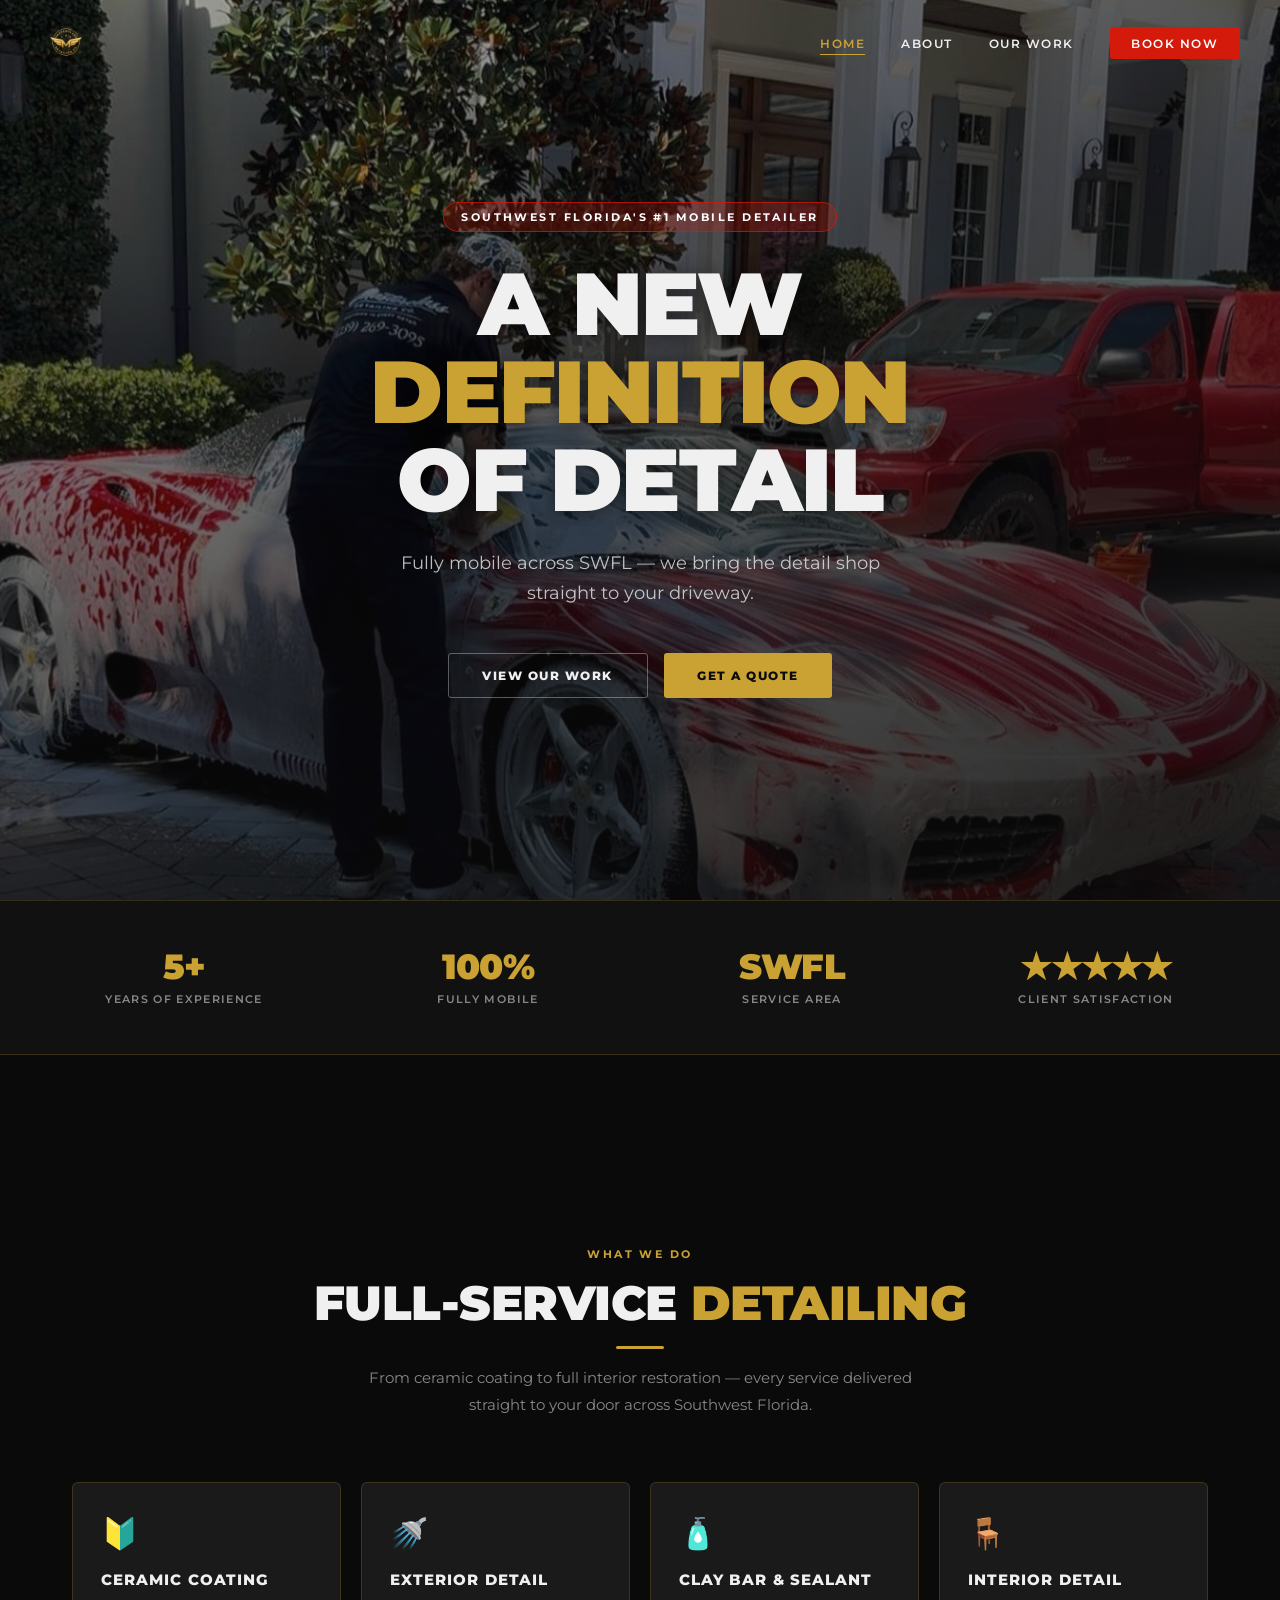
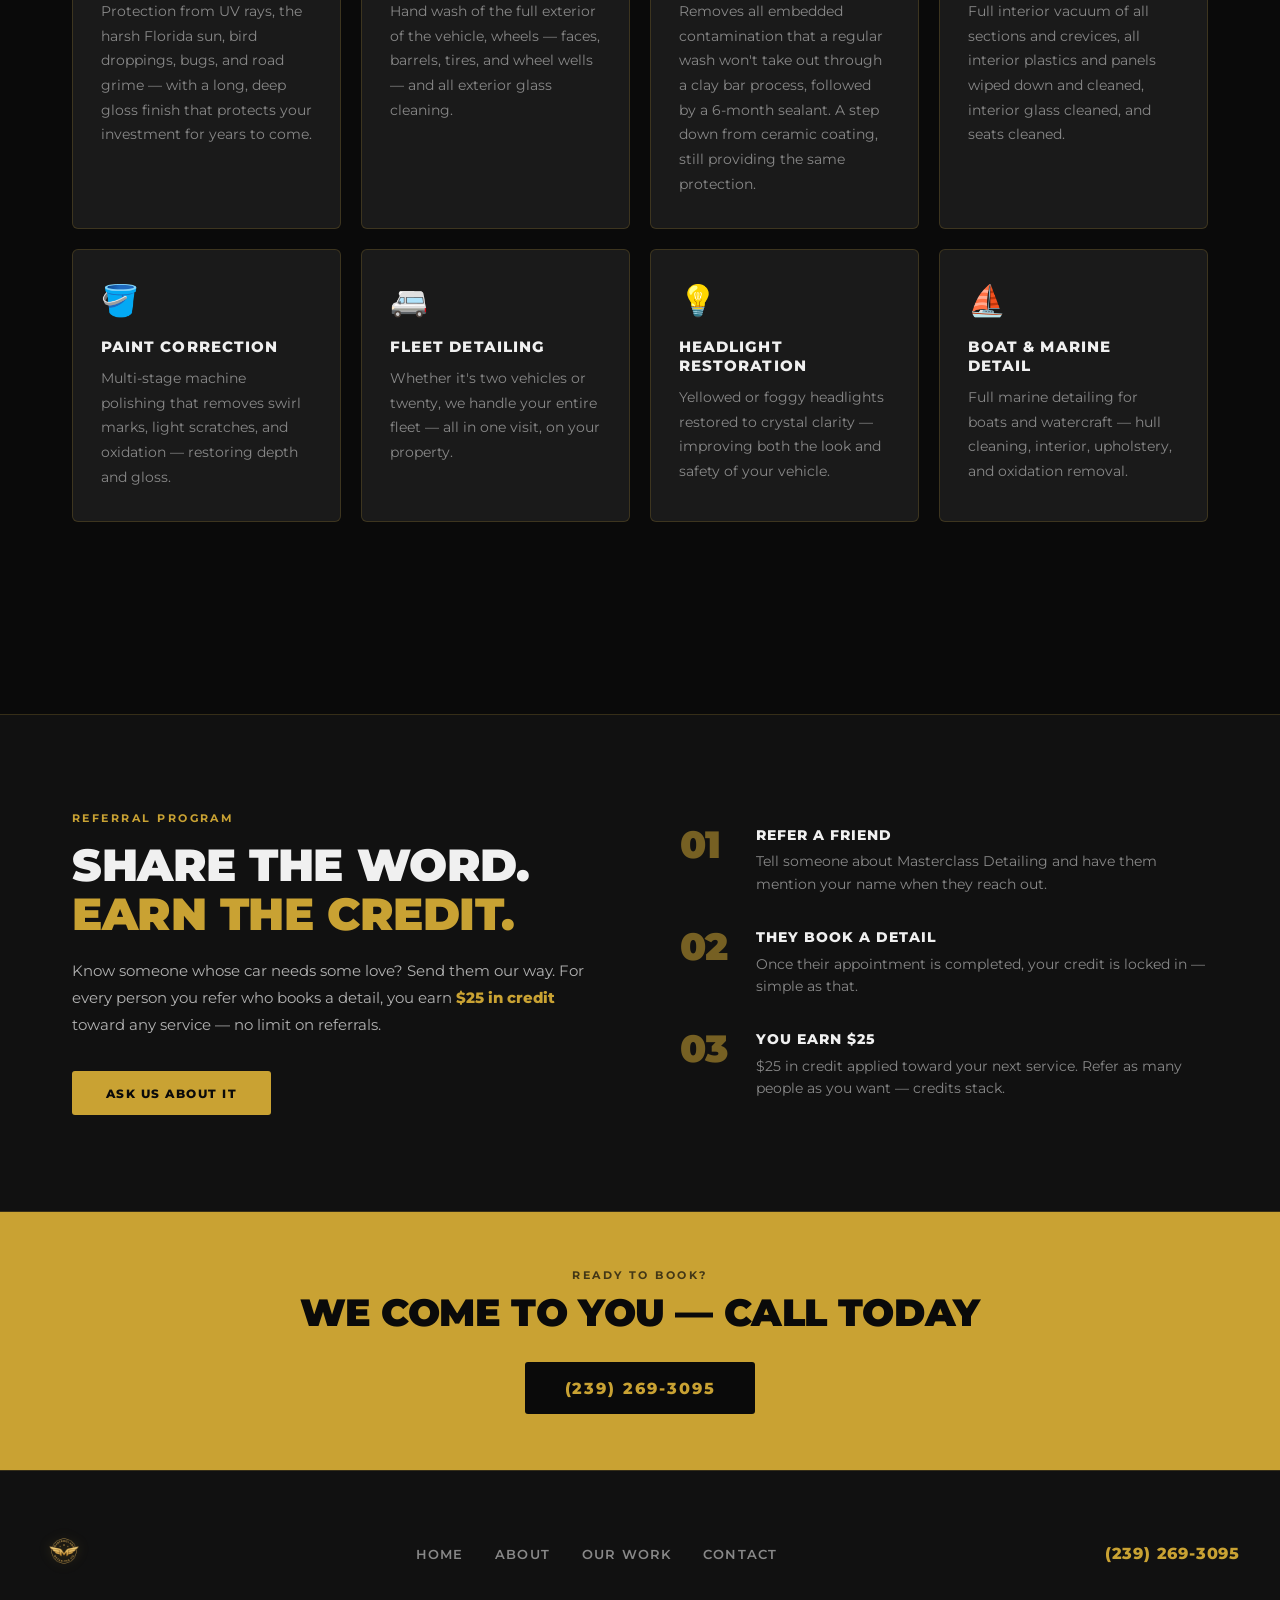
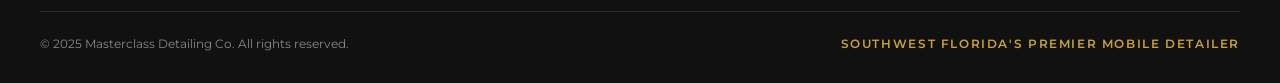
<file: index.html>
<!DOCTYPE html>
<html lang="en">
<head>
  <meta charset="UTF-8">
  <meta name="viewport" content="width=device-width, initial-scale=1.0">
  <meta name="description" content="Masterclass Detailing Co. — Southwest Florida's premier fully mobile detailing & ceramic coating service. We come to your driveway for ceramic coatings, paint correction, interior detailing, and more. Call (239) 269-3095.">
  <title>Masterclass Detailing Co. | Mobile Detailing & Ceramic Coating — Southwest Florida</title>
  <link rel="icon" href="Logo.png" type="image/png">
  <link rel="preconnect" href="https://fonts.googleapis.com">
  <link rel="preconnect" href="https://fonts.gstatic.com" crossorigin>
  <link href="https://fonts.googleapis.com/css2?family=Montserrat:wght@300;400;500;600;700;800;900&display=swap" rel="stylesheet">
  <link rel="stylesheet" href="css/styles.css">
</head>
<body>

  <!-- NAV -->
  <nav id="navbar">
    <div class="nav-logo">
      <a href="index.html"><img src="Logo.png" alt="Masterclass Detailing Co."></a>
    </div>
    <ul class="nav-links">
      <li><a href="index.html">Home</a></li>
      <li><a href="about.html">About</a></li>
      <li><a href="work.html">Our Work</a></li>
      <li><a href="contact.html" class="nav-book">Book Now</a></li>
    </ul>
    <button class="hamburger" id="hamburger" aria-label="Open menu">
      <span></span><span></span><span></span>
    </button>
  </nav>

  <!-- MOBILE MENU -->
  <div class="mobile-menu" id="mobileMenu" role="dialog" aria-label="Navigation">
    <button class="mobile-close" id="mobileClose" aria-label="Close menu">✕</button>
    <a href="index.html">Home</a>
    <a href="about.html">About</a>
    <a href="work.html">Our Work</a>
    <a href="contact.html" class="mobile-book">Book Now</a>
  </div>

  <!-- HERO -->
  <section class="hero" id="hero">
    <div class="hero-bg"></div>
    <div class="hero-overlay"></div>
    <div class="hero-content">
      <span class="hero-badge">Southwest Florida's #1 Mobile Detailer</span>
      <h1 class="hero-title">A New <span>Definition</span><br>of Detail</h1>
      <p class="hero-subtitle">Fully mobile across SWFL — we bring the detail shop<br>straight to your driveway.</p>
      <div class="hero-ctas">
        <a href="work.html" class="btn btn-outline">View Our Work</a>
        <a href="contact.html" class="btn btn-gold">Get a Quote</a>
      </div>
    </div>
  </section>

  <!-- STATS -->
  <div class="stats-bar">
    <div class="stats-grid">
      <div class="stat-item fade-in">
        <div class="stat-number">5+</div>
        <div class="stat-label">Years of Experience</div>
      </div>
      <div class="stat-item fade-in delay-1">
        <div class="stat-number">100%</div>
        <div class="stat-label">Fully Mobile</div>
      </div>
      <div class="stat-item fade-in delay-2">
        <div class="stat-number">SWFL</div>
        <div class="stat-label">Service Area</div>
      </div>
      <div class="stat-item fade-in delay-3">
        <div class="stat-number">★★★★★</div>
        <div class="stat-label">Client Satisfaction</div>
      </div>
    </div>
  </div>

  <!-- SERVICES -->
  <div class="section-full">
    <div class="section">
      <div class="section-header">
        <span class="section-eyebrow">What We Do</span>
        <h2 class="section-title fade-in">Full-Service <span>Detailing</span></h2>
        <div class="gold-line"></div>
        <p class="section-sub fade-in delay-1">From ceramic coating to full interior restoration — every service delivered straight to your door across Southwest Florida.</p>
      </div>
      <div class="services-grid">
        <div class="service-card fade-in">
          <span class="service-icon">🔰</span>
          <h3 class="service-title">Ceramic Coating</h3>
          <p class="service-desc">Protection from UV rays, the harsh Florida sun, bird droppings, bugs, and road grime — with a long, deep gloss finish that protects your investment for years to come.</p>
        </div>
        <div class="service-card fade-in delay-1">
          <span class="service-icon">🚿</span>
          <h3 class="service-title">Exterior Detail</h3>
          <p class="service-desc">Hand wash of the full exterior of the vehicle, wheels — faces, barrels, tires, and wheel wells — and all exterior glass cleaning.</p>
        </div>
        <div class="service-card fade-in delay-2">
          <span class="service-icon">🧴</span>
          <h3 class="service-title">Clay Bar & Sealant</h3>
          <p class="service-desc">Removes all embedded contamination that a regular wash won't take out through a clay bar process, followed by a 6-month sealant. A step down from ceramic coating, still providing the same protection.</p>
        </div>
        <div class="service-card fade-in delay-3">
          <span class="service-icon">🪑</span>
          <h3 class="service-title">Interior Detail</h3>
          <p class="service-desc">Full interior vacuum of all sections and crevices, all interior plastics and panels wiped down and cleaned, interior glass cleaned, and seats cleaned.</p>
        </div>
        <div class="service-card fade-in">
          <span class="service-icon">🪣</span>
          <h3 class="service-title">Paint Correction</h3>
          <p class="service-desc">Multi-stage machine polishing that removes swirl marks, light scratches, and oxidation — restoring depth and gloss.</p>
        </div>
        <div class="service-card fade-in delay-1">
          <span class="service-icon">🚐</span>
          <h3 class="service-title">Fleet Detailing</h3>
          <p class="service-desc">Whether it's two vehicles or twenty, we handle your entire fleet — all in one visit, on your property.</p>
        </div>
        <div class="service-card fade-in delay-2">
          <span class="service-icon">💡</span>
          <h3 class="service-title">Headlight Restoration</h3>
          <p class="service-desc">Yellowed or foggy headlights restored to crystal clarity — improving both the look and safety of your vehicle.</p>
        </div>
        <div class="service-card fade-in delay-3">
          <span class="service-icon">⛵</span>
          <h3 class="service-title">Boat & Marine Detail</h3>
          <p class="service-desc">Full marine detailing for boats and watercraft — hull cleaning, interior, upholstery, and oxidation removal.</p>
        </div>
      </div>
    </div>
  </div>

  <!-- REFERRAL PROGRAM -->
  <div class="referral-section">
    <div class="section">
      <div class="referral-grid">
        <div class="referral-text fade-in">
          <span class="section-eyebrow">Referral Program</span>
          <h2 class="referral-title">Share the Word.<br><span>Earn the Credit.</span></h2>
          <p class="referral-desc">Know someone whose car needs some love? Send them our way. For every person you refer who books a detail, you earn <strong>$25 in credit</strong> toward any service — no limit on referrals.</p>
          <a href="contact.html" class="btn btn-gold">Ask Us About It</a>
        </div>
        <div class="referral-steps fade-in delay-1">
          <div class="referral-step">
            <div class="step-num">01</div>
            <div>
              <h4 class="step-title">Refer a Friend</h4>
              <p class="step-desc">Tell someone about Masterclass Detailing and have them mention your name when they reach out.</p>
            </div>
          </div>
          <div class="referral-step">
            <div class="step-num">02</div>
            <div>
              <h4 class="step-title">They Book a Detail</h4>
              <p class="step-desc">Once their appointment is completed, your credit is locked in — simple as that.</p>
            </div>
          </div>
          <div class="referral-step">
            <div class="step-num">03</div>
            <div>
              <h4 class="step-title">You Earn $25</h4>
              <p class="step-desc">$25 in credit applied toward your next service. Refer as many people as you want — credits stack.</p>
            </div>
          </div>
        </div>
      </div>
    </div>
  </div>

  <!-- CTA STRIP -->
  <div class="cta-strip">
    <p class="cta-strip-eyebrow">Ready to book?</p>
    <h2 class="cta-strip-title">We Come to You — Call Today</h2>
    <a href="tel:2392693095" class="btn btn-black" style="font-size: 1rem; padding: 1.05rem 2.5rem;">(239) 269-3095</a>
  </div>

  <!-- FOOTER -->
  <footer>
    <div class="footer-inner">
      <div class="footer-top">
        <div class="footer-logo">
          <a href="index.html"><img src="Logo.png" alt="Masterclass Detailing Co."></a>
        </div>
        <ul class="footer-links">
          <li><a href="index.html">Home</a></li>
          <li><a href="about.html">About</a></li>
          <li><a href="work.html">Our Work</a></li>
          <li><a href="contact.html">Contact</a></li>
        </ul>
        <div class="footer-phone">
          <a href="tel:2392693095">(239) 269-3095</a>
        </div>
      </div>
      <hr class="footer-divider">
      <div class="footer-bottom">
        <p class="footer-copy">© 2025 Masterclass Detailing Co. All rights reserved.</p>
        <p class="footer-tagline">Southwest Florida's Premier Mobile Detailer</p>
      </div>
    </div>
  </footer>

  <script src="js/main.js"></script>
</body>
</html>
</file>
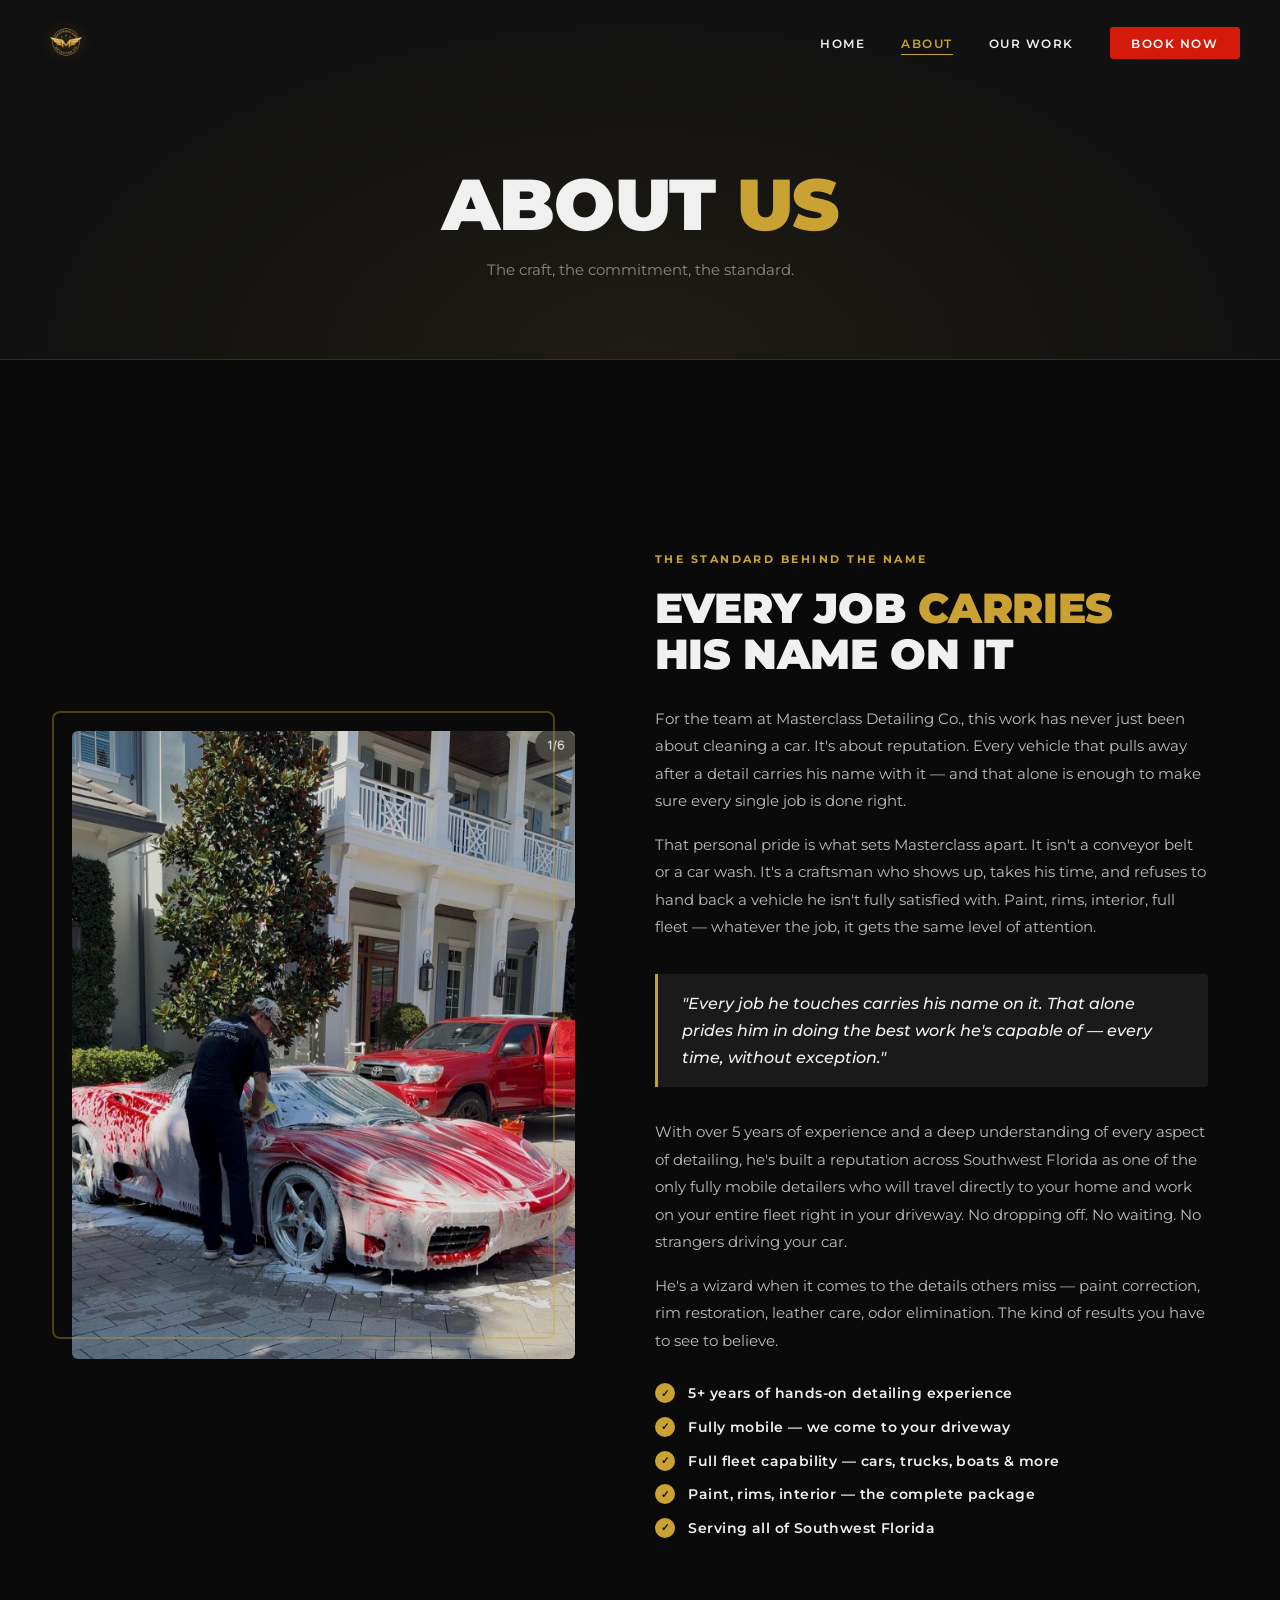
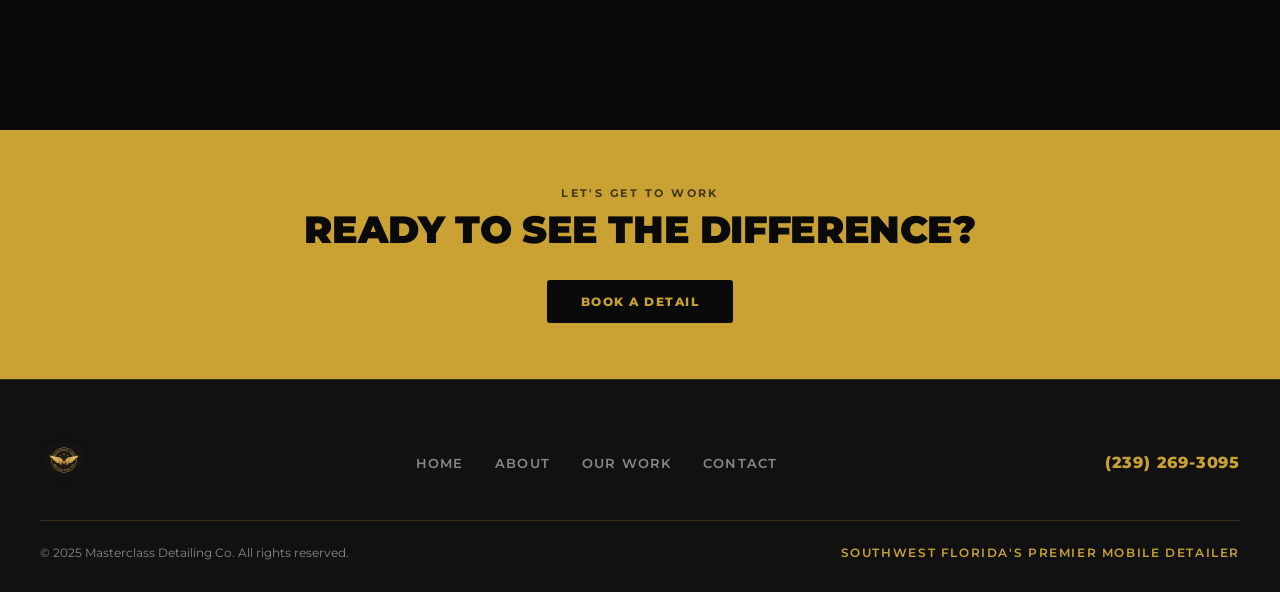
<file: about.html>
<!DOCTYPE html>
<html lang="en">
<head>
  <meta charset="UTF-8">
  <meta name="viewport" content="width=device-width, initial-scale=1.0">
  <meta name="description" content="About Masterclass Detailing Co. — 5+ years of mobile detailing excellence across Southwest Florida. Every job carries his name on it.">
  <title>About Us | Masterclass Detailing Co.</title>
  <link rel="icon" href="Logo.png" type="image/png">
  <link rel="preconnect" href="https://fonts.googleapis.com">
  <link rel="preconnect" href="https://fonts.gstatic.com" crossorigin>
  <link href="https://fonts.googleapis.com/css2?family=Montserrat:wght@300;400;500;600;700;800;900&display=swap" rel="stylesheet">
  <link rel="stylesheet" href="css/styles.css">
</head>
<body>

  <!-- NAV -->
  <nav id="navbar">
    <div class="nav-logo">
      <a href="index.html"><img src="Logo.png" alt="Masterclass Detailing Co."></a>
    </div>
    <ul class="nav-links">
      <li><a href="index.html">Home</a></li>
      <li><a href="about.html">About</a></li>
      <li><a href="work.html">Our Work</a></li>
      <li><a href="contact.html" class="nav-book">Book Now</a></li>
    </ul>
    <button class="hamburger" id="hamburger" aria-label="Open menu">
      <span></span><span></span><span></span>
    </button>
  </nav>

  <!-- MOBILE MENU -->
  <div class="mobile-menu" id="mobileMenu" role="dialog" aria-label="Navigation">
    <button class="mobile-close" id="mobileClose" aria-label="Close menu">✕</button>
    <a href="index.html">Home</a>
    <a href="about.html">About</a>
    <a href="work.html">Our Work</a>
    <a href="contact.html" class="mobile-book">Book Now</a>
  </div>

  <!-- PAGE HEADER -->
  <div class="page-header">
    <h1 class="page-header-title">About <span>Us</span></h1>
    <p class="page-header-sub">The craft, the commitment, the standard.</p>
  </div>

  <!-- ABOUT CONTENT -->
  <div class="section-full">
    <div class="section">
      <div class="about-grid">

        <!-- IMAGE -->
        <div class="about-image-wrap fade-in">
          <img src="hero-bg.jpg" alt="Masterclass Detailing Co. — detailing a Ferrari in SWFL">
        </div>

        <!-- TEXT -->
        <div>
          <span class="about-eyebrow">The Standard Behind the Name</span>
          <h2 class="about-title fade-in">Every Job <span>Carries</span><br>His Name on It</h2>

          <p class="about-text fade-in delay-1">
            For the team at Masterclass Detailing Co., this work has never just been about cleaning a car. It's about reputation. Every vehicle that pulls away after a detail carries his name with it — and that alone is enough to make sure every single job is done right.
          </p>

          <p class="about-text fade-in delay-1">
            That personal pride is what sets Masterclass apart. It isn't a conveyor belt or a car wash. It's a craftsman who shows up, takes his time, and refuses to hand back a vehicle he isn't fully satisfied with. Paint, rims, interior, full fleet — whatever the job, it gets the same level of attention.
          </p>

          <div class="about-quote fade-in delay-2">
            <p>"Every job he touches carries his name on it. That alone prides him in doing the best work he's capable of — every time, without exception."</p>
          </div>

          <p class="about-text fade-in delay-2">
            With over 5 years of experience and a deep understanding of every aspect of detailing, he's built a reputation across Southwest Florida as one of the only fully mobile detailers who will travel directly to your home and work on your entire fleet right in your driveway. No dropping off. No waiting. No strangers driving your car.
          </p>

          <p class="about-text fade-in delay-2">
            He's a wizard when it comes to the details others miss — paint correction, rim restoration, leather care, odor elimination. The kind of results you have to see to believe.
          </p>

          <ul class="feature-list fade-in delay-3">
            <li><span class="check-icon">✓</span> 5+ years of hands-on detailing experience</li>
            <li><span class="check-icon">✓</span> Fully mobile — we come to your driveway</li>
            <li><span class="check-icon">✓</span> Full fleet capability — cars, trucks, boats & more</li>
            <li><span class="check-icon">✓</span> Paint, rims, interior — the complete package</li>
            <li><span class="check-icon">✓</span> Serving all of Southwest Florida</li>
          </ul>
        </div>
      </div>
    </div>
  </div>

  <!-- CTA STRIP -->
  <div class="cta-strip">
    <p class="cta-strip-eyebrow">Let's get to work</p>
    <h2 class="cta-strip-title">Ready to See the Difference?</h2>
    <a href="contact.html" class="btn btn-black">Book a Detail</a>
  </div>

  <!-- FOOTER -->
  <footer>
    <div class="footer-inner">
      <div class="footer-top">
        <div class="footer-logo">
          <a href="index.html"><img src="Logo.png" alt="Masterclass Detailing Co."></a>
        </div>
        <ul class="footer-links">
          <li><a href="index.html">Home</a></li>
          <li><a href="about.html">About</a></li>
          <li><a href="work.html">Our Work</a></li>
          <li><a href="contact.html">Contact</a></li>
        </ul>
        <div class="footer-phone">
          <a href="tel:2392693095">(239) 269-3095</a>
        </div>
      </div>
      <hr class="footer-divider">
      <div class="footer-bottom">
        <p class="footer-copy">© 2025 Masterclass Detailing Co. All rights reserved.</p>
        <p class="footer-tagline">Southwest Florida's Premier Mobile Detailer</p>
      </div>
    </div>
  </footer>

  <script src="js/main.js"></script>
</body>
</html>
</file>
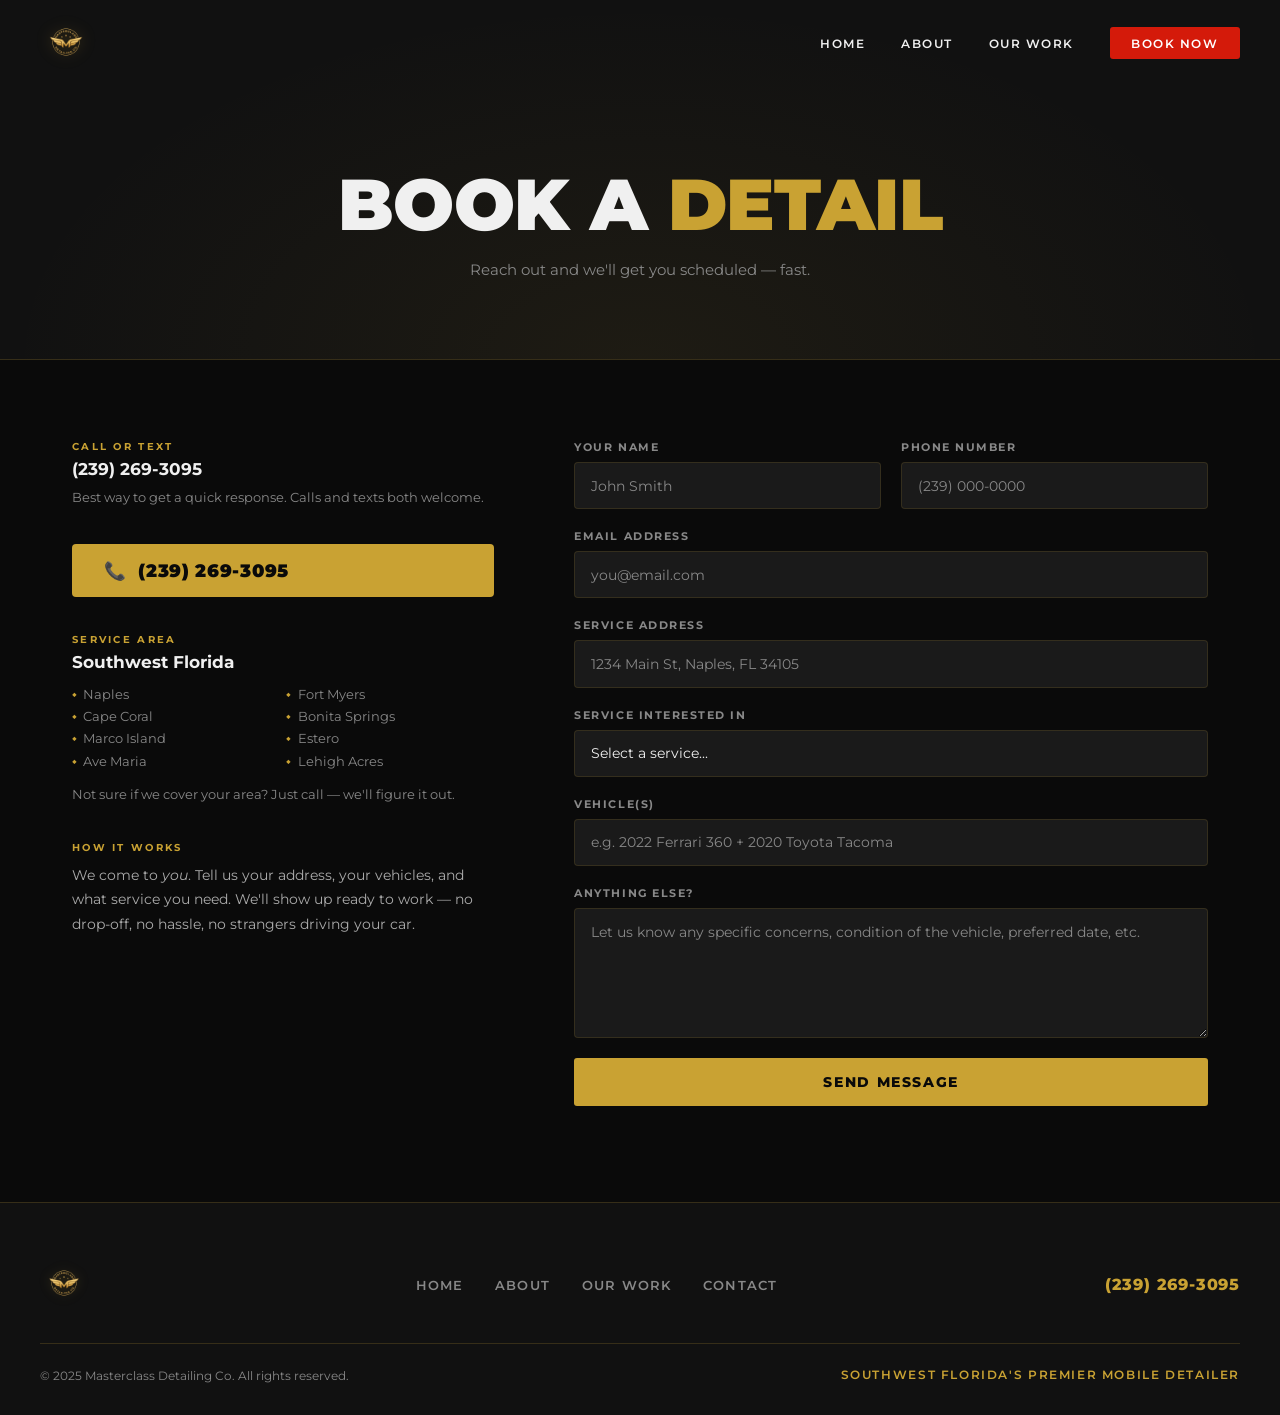
<file: contact.html>
<!DOCTYPE html>
<html lang="en">
<head>
  <meta charset="UTF-8">
  <meta name="viewport" content="width=device-width, initial-scale=1.0">
  <meta name="description" content="Book a mobile detail with Masterclass Detailing Co. We serve all of Southwest Florida. Call (239) 269-3095 or send us a message.">
  <title>Contact & Book | Masterclass Detailing Co.</title>
  <link rel="icon" href="Logo.png" type="image/png">
  <link rel="preconnect" href="https://fonts.googleapis.com">
  <link rel="preconnect" href="https://fonts.gstatic.com" crossorigin>
  <link href="https://fonts.googleapis.com/css2?family=Montserrat:wght@300;400;500;600;700;800;900&display=swap" rel="stylesheet">
  <link rel="stylesheet" href="css/styles.css">
  <style>
    .contact-section {
      max-width: var(--max-w);
      margin: 0 auto;
      padding: 5rem 2rem 6rem;
    }
    .form-success {
      display: none;
      text-align: center;
      padding: 3rem;
      background: var(--bg-3);
      border: 1px solid var(--gold);
      border-radius: 6px;
      margin-top: 1rem;
    }
    .form-success h3 { color: var(--gold); font-size: 1.25rem; text-transform: uppercase; margin-bottom: 0.5rem; }
    .form-success p { color: var(--text-muted); font-size: 0.9rem; }
    .service-area-list {
      list-style: none;
      display: grid;
      grid-template-columns: 1fr 1fr;
      gap: 0.4rem;
      margin-top: 0.5rem;
    }
    .service-area-list li {
      font-size: 0.82rem;
      color: var(--text-muted);
      display: flex;
      align-items: center;
      gap: 0.4rem;
    }
    .service-area-list li::before {
      content: '◆';
      color: var(--gold);
      font-size: 0.5rem;
    }
  </style>
</head>
<body>

  <!-- NAV -->
  <nav id="navbar">
    <div class="nav-logo">
      <a href="index.html"><img src="Logo.png" alt="Masterclass Detailing Co."></a>
    </div>
    <ul class="nav-links">
      <li><a href="index.html">Home</a></li>
      <li><a href="about.html">About</a></li>
      <li><a href="work.html">Our Work</a></li>
      <li><a href="contact.html" class="nav-book">Book Now</a></li>
    </ul>
    <button class="hamburger" id="hamburger" aria-label="Open menu">
      <span></span><span></span><span></span>
    </button>
  </nav>

  <!-- MOBILE MENU -->
  <div class="mobile-menu" id="mobileMenu" role="dialog" aria-label="Navigation">
    <button class="mobile-close" id="mobileClose" aria-label="Close menu">✕</button>
    <a href="index.html">Home</a>
    <a href="about.html">About</a>
    <a href="work.html">Our Work</a>
    <a href="contact.html" class="mobile-book">Book Now</a>
  </div>

  <!-- PAGE HEADER -->
  <div class="page-header">
    <h1 class="page-header-title">Book a <span>Detail</span></h1>
    <p class="page-header-sub">Reach out and we'll get you scheduled — fast.</p>
  </div>

  <!-- CONTACT SECTION -->
  <div class="contact-section">
    <div class="contact-grid">

      <!-- INFO COLUMN -->
      <div class="contact-info fade-in">

        <div class="contact-item">
          <span class="contact-label">Call or Text</span>
          <span class="contact-value">
            <a href="tel:2392693095">(239) 269-3095</a>
          </span>
          <p class="contact-note">Best way to get a quick response. Calls and texts both welcome.</p>
        </div>

        <a href="tel:2392693095" class="phone-cta">
          📞&nbsp; (239) 269-3095
        </a>

        <div class="contact-item">
          <span class="contact-label">Service Area</span>
          <span class="contact-value">Southwest Florida</span>
          <ul class="service-area-list">
            <li>Naples</li>
            <li>Fort Myers</li>
            <li>Cape Coral</li>
            <li>Bonita Springs</li>
            <li>Marco Island</li>
            <li>Estero</li>
            <li>Ave Maria</li>
            <li>Lehigh Acres</li>
          </ul>
          <p class="contact-note" style="margin-top: 0.6rem;">Not sure if we cover your area? Just call — we'll figure it out.</p>
        </div>

        <div class="contact-item">
          <span class="contact-label">How It Works</span>
          <p class="contact-note" style="font-size: 0.88rem; line-height: 1.75; color: rgba(240,240,240,0.7);">
            We come to <em>you</em>. Tell us your address, your vehicles, and what service you need. We'll show up ready to work — no drop-off, no hassle, no strangers driving your car.
          </p>
        </div>

      </div>

      <!-- FORM COLUMN -->
      <div class="fade-in delay-1">
        <form class="contact-form" id="contactForm" action="mailto:masterclassdetailingco@gmail.com" method="post" enctype="text/plain">

          <div class="form-row">
            <div class="form-group">
              <label for="name">Your Name</label>
              <input type="text" id="name" name="name" placeholder="John Smith" required>
            </div>
            <div class="form-group">
              <label for="phone">Phone Number</label>
              <input type="tel" id="phone" name="phone" placeholder="(239) 000-0000">
            </div>
          </div>

          <div class="form-group">
            <label for="email">Email Address</label>
            <input type="email" id="email" name="email" placeholder="you@email.com" required>
          </div>

          <div class="form-group">
            <label for="address">Service Address</label>
            <input type="text" id="address" name="address" placeholder="1234 Main St, Naples, FL 34105">
          </div>

          <div class="form-group">
            <label for="service">Service Interested In</label>
            <select id="service" name="service">
              <option value="" disabled selected>Select a service...</option>
              <option value="full-detail">Full Detail (Interior + Exterior)</option>
              <option value="exterior">Exterior Detail</option>
              <option value="interior">Interior Detail</option>
              <option value="paint-correction">Paint Correction</option>
              <option value="fleet">Fleet Detailing</option>
              <option value="ceramic">Ceramic Coating / Protection</option>
              <option value="other">Other / Not Sure</option>
            </select>
          </div>

          <div class="form-group">
            <label for="vehicles">Vehicle(s)</label>
            <input type="text" id="vehicles" name="vehicles" placeholder="e.g. 2022 Ferrari 360 + 2020 Toyota Tacoma">
          </div>

          <div class="form-group">
            <label for="message">Anything Else?</label>
            <textarea id="message" name="message" placeholder="Let us know any specific concerns, condition of the vehicle, preferred date, etc."></textarea>
          </div>

          <button type="submit" class="btn btn-gold" style="width: 100%; justify-content: center; font-size: 0.85rem; padding: 1rem;">
            Send Message
          </button>

        </form>

        <div class="form-success" id="formSuccess">
          <h3>Message Sent!</h3>
          <p>We'll be in touch soon. For the fastest response, give us a call at <a href="tel:2392693095" style="color: var(--gold);">(239) 269-3095</a>.</p>
        </div>
      </div>

    </div>
  </div>

  <!-- FOOTER -->
  <footer>
    <div class="footer-inner">
      <div class="footer-top">
        <div class="footer-logo">
          <a href="index.html"><img src="Logo.png" alt="Masterclass Detailing Co."></a>
        </div>
        <ul class="footer-links">
          <li><a href="index.html">Home</a></li>
          <li><a href="about.html">About</a></li>
          <li><a href="work.html">Our Work</a></li>
          <li><a href="contact.html">Contact</a></li>
        </ul>
        <div class="footer-phone">
          <a href="tel:2392693095">(239) 269-3095</a>
        </div>
      </div>
      <hr class="footer-divider">
      <div class="footer-bottom">
        <p class="footer-copy">© 2025 Masterclass Detailing Co. All rights reserved.</p>
        <p class="footer-tagline">Southwest Florida's Premier Mobile Detailer</p>
      </div>
    </div>
  </footer>

  <script src="js/main.js"></script>
  <script>
    // Show success message after form submit (mailto fallback)
    document.getElementById('contactForm')?.addEventListener('submit', function() {
      setTimeout(() => {
        document.getElementById('formSuccess').style.display = 'block';
      }, 500);
    });
  </script>
</body>
</html>
</file>
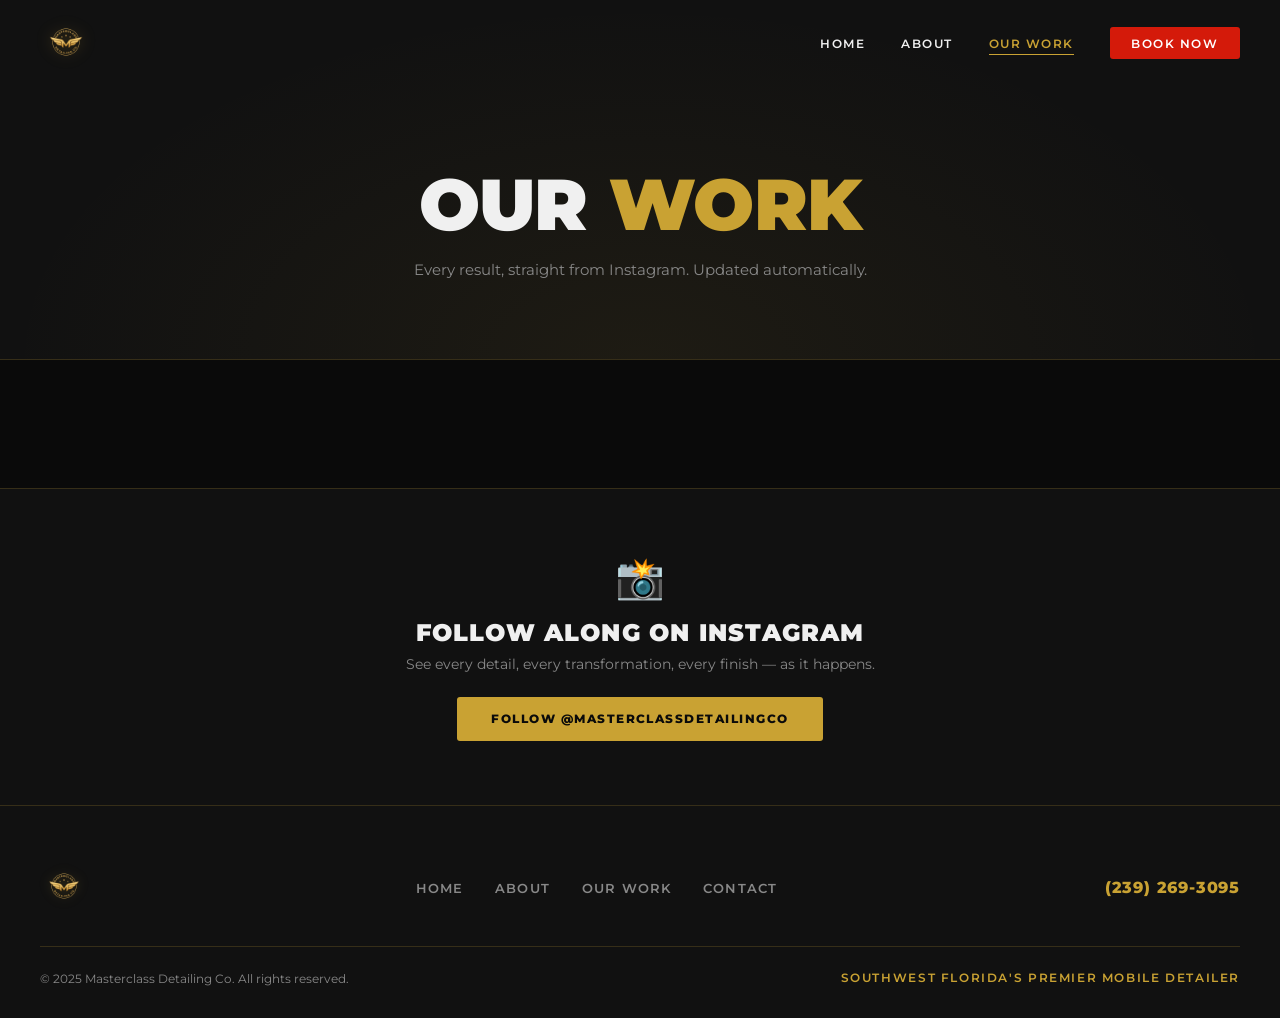
<file: work.html>
<!DOCTYPE html>
<html lang="en">
<head>
  <meta charset="UTF-8">
  <meta name="viewport" content="width=device-width, initial-scale=1.0">
  <meta name="description" content="See the work — Masterclass Detailing Co. gallery of completed details across Southwest Florida. Paint, rims, interior & more.">
  <title>Our Work | Masterclass Detailing Co.</title>
  <link rel="icon" href="Logo.png" type="image/png">
  <link rel="preconnect" href="https://fonts.googleapis.com">
  <link rel="preconnect" href="https://fonts.gstatic.com" crossorigin>
  <link href="https://fonts.googleapis.com/css2?family=Montserrat:wght@300;400;500;600;700;800;900&display=swap" rel="stylesheet">
  <link rel="stylesheet" href="css/styles.css">

  <!-- ═══════════════════════════════════════════════════════════════════
       INSTAGRAM FEED SETUP — Behold.so (free tier available)
       ───────────────────────────────────────────────────────────────────
       To connect your Instagram feed automatically:

       1. Go to https://behold.so and create a free account
       2. Click "New Feed" → connect your Instagram account
       3. Customize the layout (grid, gap, post count, etc.)
       4. Click "Publish", then copy your Feed ID (looks like: AbCd1234...)
       5. Replace YOUR_FEED_ID_HERE below with your actual Feed ID
       6. Delete the #insta-placeholder div — the feed will appear instead

       That's it! Every new post on Instagram will show up here automatically.
  ═══════════════════════════════════════════════════════════════════ -->
</head>
<body>

  <!-- NAV -->
  <nav id="navbar">
    <div class="nav-logo">
      <a href="index.html"><img src="Logo.png" alt="Masterclass Detailing Co."></a>
    </div>
    <ul class="nav-links">
      <li><a href="index.html">Home</a></li>
      <li><a href="about.html">About</a></li>
      <li><a href="work.html">Our Work</a></li>
      <li><a href="contact.html" class="nav-book">Book Now</a></li>
    </ul>
    <button class="hamburger" id="hamburger" aria-label="Open menu">
      <span></span><span></span><span></span>
    </button>
  </nav>

  <!-- MOBILE MENU -->
  <div class="mobile-menu" id="mobileMenu" role="dialog" aria-label="Navigation">
    <button class="mobile-close" id="mobileClose" aria-label="Close menu">✕</button>
    <a href="index.html">Home</a>
    <a href="about.html">About</a>
    <a href="work.html">Our Work</a>
    <a href="contact.html" class="mobile-book">Book Now</a>
  </div>

  <!-- PAGE HEADER -->
  <div class="page-header">
    <h1 class="page-header-title">Our <span>Work</span></h1>
    <p class="page-header-sub">Every result, straight from Instagram. Updated automatically.</p>
  </div>

  <!-- INSTAGRAM FEED AREA -->
  <div class="insta-wrap fade-in">

    <!-- ─── STEP 1: Once Behold is set up, replace this block with the embed ─── -->
    <!--
    <div id="insta-placeholder" class="insta-placeholder">
      <h3>Instagram Feed — Setup Required</h3>
      <p>
        This section will automatically display every photo posted to the Masterclass Detailing Instagram — no separate posting needed. Follow the steps below to connect it (takes about 5 minutes).
      </p>
      <div class="setup-steps">
        <p>Quick Setup Guide</p>
        <ol>
          <li>Go to <a href="https://behold.so" target="_blank" rel="noopener">behold.so</a> and create a free account</li>
          <li>Click <strong>"New Feed"</strong> and connect your Instagram account</li>
          <li>Choose grid layout, set the post count you want</li>
          <li>Click <strong>"Publish"</strong> and copy your <strong>Feed ID</strong></li>
          <li>Open <code>work.html</code> and follow the comment instructions</li>
        </ol>
      </div>
    </div>
    -->

    <!-- ─── STEP 2: Paste your Behold embed here (replace YOUR_FEED_ID_HERE) ─── -->
    <div data-behold-id="ZOnvPv42GmnuNA9GIjux"></div>
    <script src="https://w.behold.so/widget.js" type="module"></script>
    

  </div>

  <!-- FOLLOW CTA -->
  <div class="insta-follow-strip">
    <div class="ig-icon">📸</div>
    <h3>Follow Along on Instagram</h3>
    <p>See every detail, every transformation, every finish — as it happens.</p>
    <!--
      Replace the href below with the actual Instagram profile URL.
      Example: https://www.instagram.com/masterclassdetailingco
    -->
    <a href="https://www.instagram.com/masterclassdetailingco" target="_blank" rel="noopener" class="btn btn-gold">
      Follow @masterclassdetailingco
    </a>
  </div>

  <!-- FOOTER -->
  <footer>
    <div class="footer-inner">
      <div class="footer-top">
        <div class="footer-logo">
          <a href="index.html"><img src="Logo.png" alt="Masterclass Detailing Co."></a>
        </div>
        <ul class="footer-links">
          <li><a href="index.html">Home</a></li>
          <li><a href="about.html">About</a></li>
          <li><a href="work.html">Our Work</a></li>
          <li><a href="contact.html">Contact</a></li>
        </ul>
        <div class="footer-phone">
          <a href="tel:2392693095">(239) 269-3095</a>
        </div>
      </div>
      <hr class="footer-divider">
      <div class="footer-bottom">
        <p class="footer-copy">© 2025 Masterclass Detailing Co. All rights reserved.</p>
        <p class="footer-tagline">Southwest Florida's Premier Mobile Detailer</p>
      </div>
    </div>
  </footer>

  <script src="js/main.js"></script>
</body>
</html>
</file>
<file: css/styles.css>
@import url('https://fonts.googleapis.com/css2?family=Montserrat:wght@300;400;500;600;700;800;900&display=swap');

:root {
  --gold: #c9a233;
  --gold-light: #e2c060;
  --gold-dark: #9a7820;
  --red: #d41a0a;
  --red-light: #e83520;
  --black: #0a0a0a;
  --bg-1: #0a0a0a;
  --bg-2: #111111;
  --bg-3: #1a1a1a;
  --bg-4: #222222;
  --text: #f0f0f0;
  --text-muted: #888888;
  --border: rgba(201, 162, 51, 0.2);
  --transition: 0.3s ease;
  --max-w: 1200px;
}

*, *::before, *::after { margin: 0; padding: 0; box-sizing: border-box; }
html { scroll-behavior: smooth; }

body {
  font-family: 'Montserrat', sans-serif;
  background: var(--bg-1);
  color: var(--text);
  overflow-x: hidden;
  -webkit-font-smoothing: antialiased;
}

/* ─── NAV ─── */
nav {
  position: fixed;
  top: 0; left: 0; right: 0;
  z-index: 1000;
  display: flex;
  align-items: center;
  justify-content: space-between;
  padding: 1rem 2.5rem;
  transition: background 0.4s ease, backdrop-filter 0.4s ease, box-shadow 0.4s ease;
}

nav.scrolled {
  background: rgba(10, 10, 10, 0.96);
  backdrop-filter: blur(12px);
  box-shadow: 0 1px 0 var(--border);
}

.nav-logo img {
  height: 52px;
  width: auto;
  display: block;
  filter: drop-shadow(0 0 8px rgba(201, 162, 51, 0.3));
}

.nav-links {
  display: flex;
  align-items: center;
  gap: 2.25rem;
  list-style: none;
}

.nav-links a {
  color: var(--text);
  text-decoration: none;
  font-weight: 600;
  font-size: 0.78rem;
  letter-spacing: 0.12em;
  text-transform: uppercase;
  transition: color var(--transition);
  position: relative;
}

.nav-links a:not(.nav-book)::after {
  content: '';
  position: absolute;
  bottom: -4px; left: 0; right: 0;
  height: 1px;
  background: var(--gold);
  transform: scaleX(0);
  transition: transform var(--transition);
  transform-origin: left;
}

.nav-links a:not(.nav-book):hover::after,
.nav-links a.active::after { transform: scaleX(1); }

.nav-links a:hover, .nav-links a.active { color: var(--gold); }

.nav-book {
  background: var(--red);
  color: #fff !important;
  padding: 0.55rem 1.35rem;
  border-radius: 3px;
  font-weight: 800;
  letter-spacing: 0.1em;
  transition: background var(--transition), transform var(--transition);
}
.nav-book:hover { background: var(--red-light) !important; transform: translateY(-1px); }

.hamburger {
  display: none;
  flex-direction: column;
  gap: 5px;
  cursor: pointer;
  padding: 6px;
  background: none;
  border: none;
}
.hamburger span {
  display: block;
  width: 24px;
  height: 2px;
  background: var(--text);
  transition: var(--transition);
}

/* mobile menu */
.mobile-menu {
  display: none;
  position: fixed;
  inset: 0;
  background: var(--bg-1);
  z-index: 999;
  flex-direction: column;
  align-items: center;
  justify-content: center;
  gap: 2.5rem;
  opacity: 0;
  transition: opacity 0.3s ease;
}
.mobile-menu.open { display: flex; opacity: 1; }
.mobile-menu a {
  color: var(--text);
  text-decoration: none;
  font-size: 1.6rem;
  font-weight: 800;
  text-transform: uppercase;
  letter-spacing: 0.1em;
  transition: color var(--transition);
}
.mobile-menu a:not(.mobile-book):hover { color: var(--gold); }
.mobile-book { color: var(--red) !important; }
.mobile-close {
  position: absolute;
  top: 1.75rem; right: 2rem;
  font-size: 1.8rem;
  cursor: pointer;
  color: var(--text);
  background: none;
  border: none;
  font-family: inherit;
  line-height: 1;
}

/* ─── HERO ─── */
.hero {
  position: relative;
  height: 100vh;
  min-height: 640px;
  display: flex;
  align-items: center;
  justify-content: center;
  text-align: center;
  overflow: hidden;
}

.hero-bg {
  position: absolute;
  inset: 0;
  background: url('../hero-bg.jpg') center 62% / cover no-repeat;
  transform: scale(1.06);
  transition: transform 7s ease;
}
.hero.loaded .hero-bg { transform: scale(1); }

.hero-overlay {
  position: absolute;
  inset: 0;
  background: linear-gradient(
    160deg,
    rgba(10,10,10,0.25) 0%,
    rgba(10,10,10,0.55) 40%,
    rgba(10,10,10,0.88) 100%
  );
}

.hero-content {
  position: relative;
  z-index: 2;
  max-width: 860px;
  padding: 2rem;
}

.hero-badge {
  display: inline-block;
  font-size: 0.7rem;
  font-weight: 700;
  letter-spacing: 0.22em;
  text-transform: uppercase;
  color: #fff;
  margin-bottom: 1.75rem;
  border: 1px solid rgba(212, 26, 10, 0.7);
  background: rgba(212, 26, 10, 0.25);
  padding: 0.45rem 1.1rem;
  border-radius: 50px;
}

.hero-title {
  font-size: clamp(2.8rem, 9vw, 5.5rem);
  font-weight: 900;
  line-height: 1.0;
  letter-spacing: -0.02em;
  text-transform: uppercase;
  margin-bottom: 1.5rem;
  text-shadow: 0 2px 20px rgba(0,0,0,0.5);
}
.hero-title span { color: var(--gold); }

.hero-subtitle {
  font-size: clamp(0.95rem, 2vw, 1.15rem);
  font-weight: 400;
  color: rgba(240,240,240,0.78);
  margin-bottom: 2.75rem;
  line-height: 1.65;
}

.hero-ctas {
  display: flex;
  gap: 1rem;
  justify-content: center;
  flex-wrap: wrap;
}

/* ─── BUTTONS ─── */
.btn {
  display: inline-flex;
  align-items: center;
  gap: 0.5rem;
  padding: 0.9rem 2.1rem;
  font-family: 'Montserrat', sans-serif;
  font-weight: 800;
  font-size: 0.78rem;
  letter-spacing: 0.12em;
  text-transform: uppercase;
  text-decoration: none;
  border: none;
  cursor: pointer;
  border-radius: 3px;
  transition: all var(--transition);
}
.btn-gold { background: var(--gold); color: var(--black); }
.btn-gold:hover { background: var(--gold-light); transform: translateY(-2px); }
.btn-outline { background: transparent; color: var(--text); border: 1px solid rgba(240,240,240,0.35); }
.btn-outline:hover { border-color: var(--gold); color: var(--gold); transform: translateY(-2px); }
.btn-black { background: var(--black); color: var(--gold); }
.btn-black:hover { background: var(--bg-3); transform: translateY(-2px); }

/* ─── STATS BAR ─── */
.stats-bar {
  background: var(--bg-2);
  border-top: 1px solid var(--border);
  border-bottom: 1px solid var(--border);
  padding: 2.25rem 2rem;
}
.stats-grid {
  display: grid;
  grid-template-columns: repeat(4, 1fr);
  max-width: var(--max-w);
  margin: 0 auto;
  gap: 1rem;
  text-align: center;
}
.stat-item { padding: 0.75rem; }
.stat-number {
  font-size: 2.2rem;
  font-weight: 900;
  color: var(--gold);
  line-height: 1;
  letter-spacing: -0.02em;
}
.stat-label {
  font-size: 0.7rem;
  letter-spacing: 0.12em;
  text-transform: uppercase;
  color: var(--text-muted);
  margin-top: 0.5rem;
  font-weight: 600;
}

/* ─── SECTIONS ─── */
.section {
  padding: 6rem 2rem;
  max-width: var(--max-w);
  margin: 0 auto;
}
.section-full { padding: 6rem 2rem; background: var(--bg-1); }
.section-alt { background: var(--bg-2); }

.section-header {
  text-align: center;
  margin-bottom: 4rem;
}
.section-eyebrow {
  display: block;
  font-size: 0.7rem;
  font-weight: 700;
  letter-spacing: 0.22em;
  text-transform: uppercase;
  color: var(--gold);
  margin-bottom: 1rem;
}
.section-title {
  font-size: clamp(2rem, 4.5vw, 3rem);
  font-weight: 900;
  text-transform: uppercase;
  letter-spacing: -0.01em;
  line-height: 1.1;
}
.section-title span { color: var(--gold); }
.section-sub {
  font-size: 0.95rem;
  color: var(--text-muted);
  margin-top: 1rem;
  line-height: 1.75;
  max-width: 580px;
  margin-left: auto;
  margin-right: auto;
}
.gold-line {
  width: 48px;
  height: 3px;
  background: var(--gold);
  margin: 1rem auto 0;
  border-radius: 2px;
}

/* ─── SERVICES ─── */
.services-grid {
  display: grid;
  grid-template-columns: repeat(4, 1fr);
  gap: 1.25rem;
}
.service-card {
  background: var(--bg-3);
  border: 1px solid var(--border);
  border-radius: 6px;
  padding: 2rem 1.75rem;
  transition: border-color var(--transition), transform var(--transition), background var(--transition);
}
.service-card:hover {
  border-color: var(--gold);
  transform: translateY(-5px);
  background: var(--bg-4);
}
.service-icon { font-size: 1.9rem; margin-bottom: 1.1rem; display: block; }
.service-title {
  font-size: 0.95rem;
  font-weight: 800;
  text-transform: uppercase;
  letter-spacing: 0.07em;
  margin-bottom: 0.65rem;
  color: var(--text);
}
.service-desc { font-size: 0.88rem; color: var(--text-muted); line-height: 1.75; }

/* ─── REFERRAL ─── */
.referral-section {
  background: var(--bg-2);
  border-top: 1px solid var(--border);
  border-bottom: 1px solid var(--border);
}
.referral-grid {
  display: grid;
  grid-template-columns: 1fr 1fr;
  gap: 5rem;
  align-items: center;
}
.referral-title {
  font-size: clamp(1.9rem, 3.5vw, 2.8rem);
  font-weight: 900;
  text-transform: uppercase;
  line-height: 1.08;
  letter-spacing: -0.01em;
  margin-bottom: 1.25rem;
}
.referral-title span { color: var(--gold); }
.referral-desc {
  font-size: 0.93rem;
  color: rgba(240,240,240,0.72);
  line-height: 1.82;
  margin-bottom: 2rem;
}
.referral-desc strong { color: var(--gold); font-weight: 800; }
.referral-steps { display: flex; flex-direction: column; gap: 2rem; }
.referral-step { display: flex; gap: 1.25rem; align-items: flex-start; }
.step-num {
  font-size: 2.4rem;
  font-weight: 900;
  color: var(--gold);
  line-height: 1;
  min-width: 56px;
  opacity: 0.55;
  letter-spacing: -0.03em;
}
.step-title {
  font-size: 0.88rem;
  font-weight: 800;
  text-transform: uppercase;
  letter-spacing: 0.07em;
  margin-bottom: 0.4rem;
  color: var(--text);
}
.step-desc { font-size: 0.85rem; color: var(--text-muted); line-height: 1.68; }

/* ─── CTA STRIP ─── */
.cta-strip {
  background: var(--gold);
  padding: 3.5rem 2rem;
  text-align: center;
}
.cta-strip-eyebrow {
  font-size: 0.7rem;
  letter-spacing: 0.22em;
  text-transform: uppercase;
  font-weight: 700;
  color: rgba(10,10,10,0.7);
  margin-bottom: 0.6rem;
}
.cta-strip-title {
  font-size: clamp(1.5rem, 4vw, 2.4rem);
  font-weight: 900;
  color: var(--black);
  text-transform: uppercase;
  letter-spacing: -0.01em;
  margin-bottom: 1.75rem;
  line-height: 1.1;
}

/* ─── PAGE HEADER ─── */
.page-header {
  padding: 10rem 2rem 5rem;
  text-align: center;
  background: var(--bg-2);
  border-bottom: 1px solid var(--border);
  position: relative;
  overflow: hidden;
}
.page-header::before {
  content: '';
  position: absolute;
  inset: 0;
  background: radial-gradient(ellipse at 50% 100%, rgba(201,162,51,0.07) 0%, transparent 70%);
  pointer-events: none;
}
.page-header-title {
  font-size: clamp(2.5rem, 6vw, 4.5rem);
  font-weight: 900;
  text-transform: uppercase;
  letter-spacing: -0.01em;
  position: relative;
}
.page-header-title span { color: var(--gold); }
.page-header-sub {
  font-size: 0.95rem;
  color: var(--text-muted);
  margin-top: 0.75rem;
  position: relative;
}

/* ─── ABOUT ─── */
.about-grid {
  display: grid;
  grid-template-columns: 1fr 1.1fr;
  gap: 5rem;
  align-items: center;
}
.about-image-wrap {
  position: relative;
}
.about-image-wrap::before {
  content: '';
  position: absolute;
  top: -1.25rem; left: -1.25rem;
  right: 1.25rem; bottom: 1.25rem;
  border: 2px solid rgba(201,162,51,0.35);
  border-radius: 8px;
  pointer-events: none;
}
.about-image-wrap img {
  width: 100%;
  border-radius: 6px;
  display: block;
  object-fit: cover;
  aspect-ratio: 4/5;
}
.about-eyebrow {
  display: block;
  font-size: 0.7rem;
  font-weight: 700;
  letter-spacing: 0.22em;
  text-transform: uppercase;
  color: var(--gold);
  margin-bottom: 1.25rem;
}
.about-title {
  font-size: clamp(1.75rem, 3.5vw, 2.6rem);
  font-weight: 900;
  text-transform: uppercase;
  line-height: 1.1;
  margin-bottom: 1.75rem;
  letter-spacing: -0.01em;
}
.about-title span { color: var(--gold); }
.about-text {
  font-size: 0.93rem;
  line-height: 1.85;
  color: rgba(240,240,240,0.78);
  margin-bottom: 1rem;
}
.about-quote {
  border-left: 3px solid var(--gold);
  padding: 1rem 1.5rem;
  margin: 2rem 0;
  background: var(--bg-3);
  border-radius: 0 4px 4px 0;
}
.about-quote p {
  font-size: 1rem;
  font-style: italic;
  color: var(--text);
  line-height: 1.7;
  font-weight: 500;
}
.feature-list {
  list-style: none;
  display: flex;
  flex-direction: column;
  gap: 0.85rem;
  margin-top: 1.75rem;
}
.feature-list li {
  display: flex;
  align-items: center;
  gap: 0.85rem;
  font-size: 0.88rem;
  font-weight: 600;
  letter-spacing: 0.03em;
}
.check-icon {
  width: 20px;
  height: 20px;
  min-width: 20px;
  background: var(--gold);
  border-radius: 50%;
  display: inline-flex;
  align-items: center;
  justify-content: center;
  font-size: 0.65rem;
  color: var(--black);
  font-weight: 900;
}

/* ─── WORK / INSTAGRAM ─── */
.insta-wrap {
  padding: 3rem 2rem 5rem;
  max-width: var(--max-w);
  margin: 0 auto;
}
.insta-embed-area { min-height: 400px; }
.insta-placeholder {
  text-align: center;
  padding: 5rem 2rem;
  border: 1px dashed rgba(201,162,51,0.3);
  border-radius: 8px;
  background: var(--bg-2);
}
.insta-placeholder h3 {
  color: var(--gold);
  font-size: 1.1rem;
  font-weight: 800;
  text-transform: uppercase;
  letter-spacing: 0.08em;
  margin-bottom: 0.75rem;
}
.insta-placeholder p {
  color: var(--text-muted);
  font-size: 0.88rem;
  line-height: 1.75;
  max-width: 500px;
  margin: 0 auto 1.5rem;
}
.setup-steps {
  text-align: left;
  max-width: 480px;
  margin: 1.5rem auto 0;
  background: var(--bg-3);
  border-radius: 6px;
  padding: 1.5rem;
  border: 1px solid var(--border);
}
.setup-steps p { color: var(--text-muted); font-size: 0.82rem; margin-bottom: 0.75rem; font-weight: 600; text-transform: uppercase; letter-spacing: 0.1em; }
.setup-steps ol { padding-left: 1.25rem; display: flex; flex-direction: column; gap: 0.5rem; }
.setup-steps li { color: var(--text); font-size: 0.85rem; line-height: 1.5; }
.setup-steps a { color: var(--gold); }

.insta-follow-strip {
  background: var(--bg-2);
  border-top: 1px solid var(--border);
  padding: 4rem 2rem;
  text-align: center;
}
.insta-follow-strip .ig-icon { font-size: 2.5rem; margin-bottom: 1rem; }
.insta-follow-strip h3 {
  font-size: 1.5rem;
  font-weight: 900;
  text-transform: uppercase;
  letter-spacing: 0.05em;
  margin-bottom: 0.5rem;
}
.insta-follow-strip p { color: var(--text-muted); font-size: 0.9rem; margin-bottom: 1.5rem; }

/* ─── CONTACT ─── */
.contact-grid {
  display: grid;
  grid-template-columns: 1fr 1.5fr;
  gap: 5rem;
  align-items: start;
}
.contact-info { display: flex; flex-direction: column; gap: 2.25rem; }
.contact-item { display: flex; flex-direction: column; gap: 0.35rem; }
.contact-label {
  font-size: 0.65rem;
  letter-spacing: 0.22em;
  text-transform: uppercase;
  color: var(--gold);
  font-weight: 700;
}
.contact-value { font-size: 1.05rem; font-weight: 700; color: var(--text); }
.contact-value a { color: var(--text); text-decoration: none; transition: color var(--transition); }
.contact-value a:hover { color: var(--gold); }
.contact-note { font-size: 0.82rem; color: var(--text-muted); margin-top: 0.2rem; line-height: 1.6; }

.phone-cta {
  display: inline-flex;
  align-items: center;
  gap: 0.6rem;
  background: var(--gold);
  color: var(--black);
  text-decoration: none;
  padding: 1rem 2rem;
  border-radius: 4px;
  font-weight: 900;
  font-size: 1.1rem;
  letter-spacing: 0.04em;
  transition: background var(--transition), transform var(--transition);
}
.phone-cta:hover { background: var(--gold-light); transform: translateY(-2px); }

.contact-form { display: flex; flex-direction: column; gap: 1.25rem; }
.form-group { display: flex; flex-direction: column; gap: 0.5rem; }
.form-row { display: grid; grid-template-columns: 1fr 1fr; gap: 1.25rem; }
label {
  font-size: 0.68rem;
  font-weight: 700;
  letter-spacing: 0.14em;
  text-transform: uppercase;
  color: var(--text-muted);
}
input, textarea, select {
  background: var(--bg-3);
  border: 1px solid rgba(201,162,51,0.15);
  border-radius: 4px;
  padding: 0.85rem 1rem;
  color: var(--text);
  font-family: 'Montserrat', sans-serif;
  font-size: 0.88rem;
  transition: border-color var(--transition);
  width: 100%;
  appearance: none;
}
input:focus, textarea:focus, select:focus { outline: none; border-color: var(--gold); }
input::placeholder, textarea::placeholder { color: var(--text-muted); }
textarea { resize: vertical; min-height: 130px; }
select option { background: var(--bg-3); }

/* ─── FOOTER ─── */
footer {
  background: var(--bg-2);
  border-top: 1px solid var(--border);
  padding: 3.5rem 2rem 2rem;
}
.footer-inner { max-width: var(--max-w); margin: 0 auto; }
.footer-top {
  display: flex;
  align-items: center;
  justify-content: space-between;
  margin-bottom: 2rem;
  flex-wrap: wrap;
  gap: 1.5rem;
}
.footer-logo img { height: 48px; width: auto; filter: drop-shadow(0 0 6px rgba(201,162,51,0.25)); }
.footer-links { display: flex; gap: 2rem; list-style: none; flex-wrap: wrap; }
.footer-links a {
  color: var(--text-muted);
  text-decoration: none;
  font-size: 0.8rem;
  text-transform: uppercase;
  letter-spacing: 0.09em;
  font-weight: 600;
  transition: color var(--transition);
}
.footer-links a:hover { color: var(--gold); }
.footer-phone a { color: var(--gold); text-decoration: none; font-weight: 800; font-size: 1rem; letter-spacing: 0.05em; }
.footer-phone a:hover { color: var(--gold-light); }
.footer-divider { border: none; border-top: 1px solid var(--border); margin: 1.5rem 0; }
.footer-bottom {
  display: flex;
  align-items: center;
  justify-content: space-between;
  flex-wrap: wrap;
  gap: 0.75rem;
}
.footer-copy { font-size: 0.78rem; color: var(--text-muted); }
.footer-tagline { font-size: 0.72rem; color: var(--gold); letter-spacing: 0.14em; text-transform: uppercase; font-weight: 600; }

/* ─── SCROLL FADE-IN ─── */
.fade-in {
  opacity: 0;
  transform: translateY(24px);
  transition: opacity 0.7s ease, transform 0.7s ease;
}
.fade-in.visible { opacity: 1; transform: translateY(0); }
.fade-in.delay-1 { transition-delay: 0.1s; }
.fade-in.delay-2 { transition-delay: 0.2s; }
.fade-in.delay-3 { transition-delay: 0.3s; }

/* ─── RESPONSIVE ─── */
@media (max-width: 1100px) {
  .services-grid { grid-template-columns: repeat(2, 1fr); }
}

@media (max-width: 900px) {
  .about-grid { grid-template-columns: 1fr; gap: 2.5rem; }
  .about-image-wrap { max-width: 480px; }
  .contact-grid { grid-template-columns: 1fr; gap: 3rem; }
  .referral-grid { grid-template-columns: 1fr; gap: 3rem; }
}

@media (max-width: 768px) {
  .nav-links { display: none; }
  .hamburger { display: flex; }
  .stats-grid { grid-template-columns: repeat(2, 1fr); }
  nav { padding: 0.9rem 1.5rem; }
  .form-row { grid-template-columns: 1fr; }
  .footer-top { flex-direction: column; align-items: flex-start; }
  .footer-bottom { flex-direction: column; align-items: flex-start; }
  .section { padding: 4rem 1.5rem; }
  .section-full { padding: 4rem 1.5rem; }
  .page-header { padding: 9rem 1.5rem 4rem; }
}

@media (max-width: 480px) {
  .hero-ctas { flex-direction: column; align-items: center; }
  .stats-grid { grid-template-columns: 1fr 1fr; }
  .stat-number { font-size: 1.8rem; }
}
</file>
